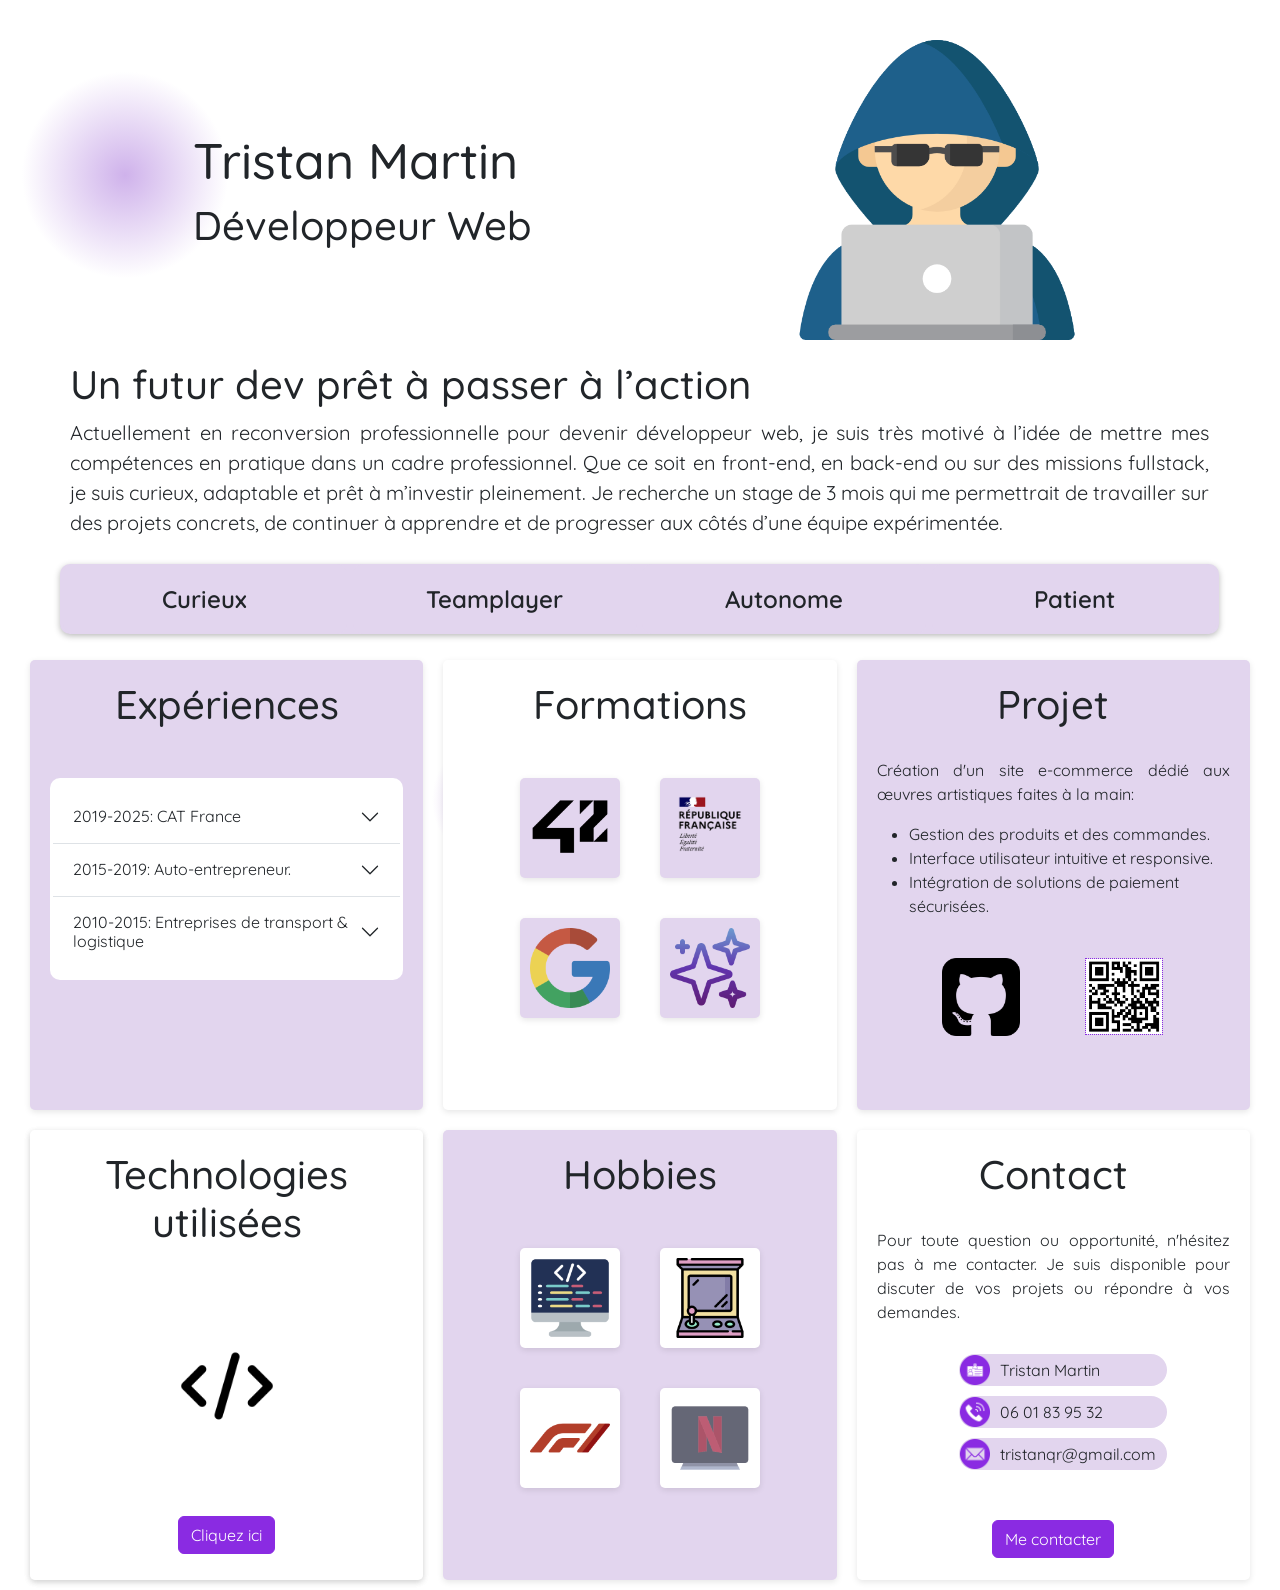
<file: index.html>
<!DOCTYPE html>
<html lang="en">
<head>
    <meta charset="UTF-8">
    <meta name="viewport" content="width=device-width, initial-scale=1.0">
    <link href="https://cdn.jsdelivr.net/npm/bootstrap@5.3.3/dist/css/bootstrap.min.css" rel="stylesheet" integrity="sha384-QWTKZyjpPEjISv5WaRU9OFeRpok6YctnYmDr5pNlyT2bRjXh0JMhjY6hW+ALEwIH" crossorigin="anonymous">
    <script src="https://cdn.jsdelivr.net/npm/bootstrap@5.3.3/dist/js/bootstrap.bundle.min.js" integrity="sha384-YvpcrYf0tY3lHB60NNkmXc5s9fDVZLESaAA55NDzOxhy9GkcIdslK1eN7N6jIeHz" crossorigin="anonymous"></script>
    <link rel="stylesheet" href="./style.css">
    <title>CV</title>
</head>
<body>
    <header></header>
    <main>
        <div class="main-container">
            <div class="presentation-container">
                <div class="presentation-top-container">
                    <div class="titles-container">
                        <h1 class="title">Tristan Martin</h1>
                        <h1 class="sub-title">Développeur Web</h1>
                    </div>
                    <div class="image-avatar-container">
                        <img src="./images/hacker.png" alt="">
                    </div>
                </div>
                <div class="text-presentation-container">
                    <h1>Un futur dev prêt à passer à l’action</h1>
                    <p>Actuellement en reconversion professionnelle pour devenir développeur web, je suis très motivé à l’idée de mettre mes compétences en pratique dans un cadre professionnel. Que ce soit en front-end, en back-end ou sur des missions fullstack, je suis curieux, adaptable et prêt à m’investir pleinement. Je recherche un stage de 3 mois qui me permettrait de travailler sur des projets concrets, de continuer à apprendre et de progresser aux côtés d’une équipe expérimentée.</p>
                </div>
                <div class="soft-skills">
                    <ul>
                        <li class="soft-skill">Curieux</li>
                        <li class="soft-skill">Teamplayer</li>
                        <li class="soft-skill">Autonome</li>
                        <li class="soft-skill">Patient</li>
                    </ul>
                </div>
            </div>
            <div class="grid-container">
                <div class="experiences-container box">
                    <h1>Expériences</h1>
                    <div class="accordion-border-container">
                        <div class="accordion accordion-flush" id="accordionFlushExample">
                            <div class="accordion-item">
                            <h2 class="accordion-header">
                                <button class="accordion-button collapsed" type="button" data-bs-toggle="collapse" data-bs-target="#flush-collapseOne" aria-expanded="false" aria-controls="flush-collapseOne">
                                    2019-2025:  CAT France
                                </button>
                            </h2>
                            <div id="flush-collapseOne" class="accordion-collapse collapse" data-bs-parent="#accordionFlushExample">
                                <div class="accordion-body">Exploitant de transport routier.</div>
                            </div>
                            </div>
                            <div class="accordion-item">
                            <h2 class="accordion-header">
                                <button class="accordion-button collapsed" type="button" data-bs-toggle="collapse" data-bs-target="#flush-collapseTwo" aria-expanded="false" aria-controls="flush-collapseTwo">
                                    2015-2019: Auto-entrepreneur.
                                </button>
                            </h2>
                                <div id="flush-collapseTwo" class="accordion-collapse collapse" data-bs-parent="#accordionFlushExample">
                                <div class="accordion-body">Analyste/Commentateur dans l'e-sport.</div>
                                </div>
                            </div>
                            <div class="accordion-item">
                            <h2 class="accordion-header">
                                <button class="accordion-button collapsed" type="button" data-bs-toggle="collapse" data-bs-target="#flush-collapseThree" aria-expanded="false" aria-controls="flush-collapseThree">
                                    2010-2015: Entreprises de transport &   logistique
                                </button>
                            </h2>
                            <div id="flush-collapseThree" class="accordion-collapse collapse  " data-bs-parent="#accordionFlushExample">
                                <div class="accordion-body">Diverses missions dans le transport & logistique.</div>
                            </div>
                        </div>
                      </div>
                    </div>
                </div>
                <div class="formations-container box">
                    <h1>Formations</h1>
                    <div class="formation-group">
                        <div class="formation box formation1">
                            <img class="img-formation" src="./images/logo42.png" alt="42">
                            <div class="popup-formation box popup" id="pop1">
                                <h3>Piscine de l'école 42</h3>
                                <p>1 mois intensif de programmation en language C.</p>
                            </div>
                        </div>
                        <div class="formation box formation2">
                            <img class="img-formation" src="./images/republique-francaise-logo.png" alt="greta">
                            <div class="popup-formation box popup" id="pop2">
                                <h3>GRETA</h3>
                                <p>Titre pro: Développeur Web et Web Mobile.</p>
                            </div>
                        </div>
                        <div class="formation box formation3">
                            <img class="img-formation" src="./images/google.png" alt="greta">
                            <div class="popup-formation box popup" id="pop3">
                                <h3>Google</h3>
                                <p>Apprentissage via Google.</p>
                            </div>
                        </div>
                        <div class="formation box formation4">
                            <img class="img-formation" src="./images/ai-technology.png" alt="greta">
                            <div class="popup-formation box popup" id="pop4">
                                <h3>AI Tech</h3>
                                <p>Apprentissage via différentes intelligences artificielle generative.</p>
                            </div>
                        </div>
                    </div>
                </div>
                <div class="projet-container box">
                    <h1>Projet</h1>
                    <p>Création d'un site e-commerce dédié aux œuvres artistiques faites à la main:
                        <ul>
                            <li>Gestion des produits et des commandes.</li>
                            <li>Interface utilisateur intuitive et responsive.</li>
                            <li>Intégration de solutions de paiement sécurisées.</li>
                        </ul>
                    </p>
                    <div class="bottom-projet-container">
                        <div class="github-info-container"><a href="https://github.com/trqr" target="_blank">
                            <p><img src="./images/github-sign.png" alt="github-icon"></a>
                            </p>
                        </div>
                        <div class="qr-container"><a href="https://github.com/trqr" target="_blank"><img src="./images/githubqr.png" alt="qrcode"></div></a>
                    </div>
                </div>
                <div class="competences-container box">
                    <div class="logos-container">
                        <img src="./images/html5-brands.svg" alt="html">
                        <img src="./images/css3-alt-brands.svg" alt="css">
                        <img src="./images/js-brands.svg" alt="js">
                        <img src="./images/angular-brands.svg" alt="angular">
                        <img src="./images/java-brands.svg" alt="java">
                        <img src="./images/react-brands.svg" alt="react">
                    </div>
                    <!-------------------------------- translate container --------------------- -->
                    <div id="target" class="translate-container box">
                        <h1>Technologies utilisées</h1>
                        <div class="translate-content">
                            <img src="./images/code.png" alt="">

                            <div class="translate-buttons">
                                <a href="#target">
                                    <button  class="btn btn-primary btn-custom translate-button">Cliquez ici</button>
                                </a>
                                <a href="#target2">
                                    <button  class="btn btn-primary btn-custom translate-button2">Cliquez ici</button>
                                </a>
                            </div>
                        </div>
                    </div>
                    <!------------------------------------------------------------------------------>

                </div>
                <div class="hobbit-container box">
                    <h1>Hobbies</h1>
                    <div class="formation-group">
                        <div class="formation box formation1">
                            <img class="img-formation" src="./images/programming.png" alt="dev">
                            <div class="popup-formation box popup" id="pop1">
                                <h3>Programming</h3>
                            </div>
                        </div>
                        <div class="formation box formation2">
                            <img class="img-formation" src="./images/arcade.png" alt="gaming">
                            <div class="popup-formation box popup" id="pop2">
                                <h3>Gaming</h3>
                            </div>
                        </div>
                        <div class="formation box formation3">
                            <img class="img-formation" src="./images/f1.png" alt="F1">
                            <div class="popup-formation box popup" id="pop3">
                                <h3>Formula One</h3>
                            </div>
                        </div>
                        <div class="formation box formation4">
                            <img class="img-formation" src="./images/netflix.png" alt="netflix">
                            <div class="popup-formation box popup" id="pop4">
                                <h3>Streaming</h3>
                            </div>
                        </div>
                    </div>
                </div>
                <div class="contact-container box">
                    <h1> Contact </h1>
                    <div class="contact-details">
                        <p>Pour toute question ou opportunité, n'hésitez pas à me contacter. Je suis disponible pour discuter de vos projets ou répondre à vos demandes.</p>
                        <div class="contact-infos">
                            <div class="name">
                                <img src="./images/identification-card.png" alt="tel">
                                <p>Tristan Martin</p>
                            </div>
                            <div class="tel">
                                <img src="./images/phone-call.png" alt="tel">
                                <p>06 01 83 95 32</p>
                            </div>
                            <div class="email">
                                <img src="./images/email.png" alt="tel">
                                <p>tristanqr@gmail.com</p>
                            </div>
                        </div>
                        <button class="btn btn-primary btn-custom" type="button" data-bs-toggle="offcanvas" data-bs-target="#offcanvasRight" aria-controls="offcanvasRight">Me contacter</button>
                    </div>
                </div>
            </div>
        </div>



<!-- ---------------------------------------------OFF CANVAS ------------------------------------------------------------------------------------ -->

        <div class="offcanvas offcanvas-end" tabindex="-1" id="offcanvasRight" aria-labelledby="offcanvasRightLabel">
            <div class="offcanvas-header">
                <h5 class="offcanvas-title" id="offcanvasRightLabel">Mes infos</h5>
                <button type="button" class="btn-close" data-bs-dismiss="offcanvas" aria-label="Close"></button>
            </div>
            <div class="offcanvas-body">
                <div class="contact-infos box">
                    <div class="name">
                        <img src="./images/identification-card.png" alt="tel">
                        <p>Tristan Martin</p>
                    </div>
                    <div class="tel">
                        <img src="./images/phone-call.png" alt="tel">
                        <p>06 01 83 95 32</p>
                    </div>
                    <div class="email">
                        <img src="./images/email.png" alt="tel">
                        <p>tristanqr@gmail.com</p>
                    </div>
                </div>
                <!-- <h5>Formulaire de contact</h5>
                <p>Si vous souhaitez me laisser un message par écrit: </p> -->
                <form class="box" action="" method="post">
                    <fieldset>
                        <legend>Contactez moi par écrit</legend>
                        <div class="name-input input">
                            <input type="text" id="name" name="name" placeholder="Alex, Yusuf..." required>
                            <label for="name">Prénom</label>
                        </div>
                        <div class="lastname-input input">
                            <input type="text" id="lastname" name="lastname" placeholder="Ex: Dupont, Martin..." required>
                            <label for="lastname">Nom</label>
                        </div>
                        <div class="email-input input">
                            <input type="email" id="email" name="email" placeholder="Ex: jeanrobert@exemple.com..." required>
                            <label for="email">Email</label>
                        </div>
                        <div class="textarea-input input">
                            <textarea  name="message" id="message" placeholder="Votre message" required></textarea>
                        </div>
                        <button class="btn btn-primary btn-custom submit-btn" type="submit">Envoyer</button>
                    </fieldset>
                </form>
            </div>
        </div>
        <div class="degrade-div"></div>
        <div class="degrade-div2"></div>
    </main>
    <footer></footer>
</body>
</html>
</file>
<file: style.css>
@import url('https://fonts.googleapis.com/css2?family=Quicksand:wght@300..700&display=swap');


/* div {
    border: 1px solid black;
} */

* {
    font-family: Quicksand;
}

body {
    background-color: rgb(255, 252, 252);
}

a {
    text-decoration: none;
}

p {
    font-size: 20px;
    text-align: justify;
}

h1{
    margin: 10px 0px;
}

.title {
    font-size: 50px;
}

.sub-title {
    font-size: 40px;
    margin-right: 10px;
}

.box {
    box-shadow: 0 2px 6px rgba(0, 0, 0, 0.1);
    border-radius: 5px;
    background-color: white;
    padding: 10px 10px;
}

.box:hover {
    background-color: rgb(245, 250, 253);
}

.experiences-container, .projet-container, .hobbit-container {
    background-color: #e2d5ee;
    padding: 10px 20px;
}

.formations-container, .competences-container, .contact-container {
    padding: 10px 20px;
}

.experiences-container:hover, .projet-container:hover, .hobbit-container:hover {
    background-color: rgb(215, 198, 233);
}

.main-container {
    display: flex;
    justify-content: center;
    height: 95vh;
    margin: 10px 30px;
    .presentation-container {
        display: flex;
        flex-direction: column;
        justify-content: space-between;
        margin: 10px 30px;
        width: 40%;
        .presentation-top-container {
            display: flex;
            margin-top: 20px;
            margin-left: 10px;
            margin-right: 10px;
            align-items: center;
            .image-avatar-container {
                height: 300px;
                width: min-content;
                display: flex;
                float: right;
                img {
                    height: 300px;
                }
            }
        }
        .text-presentation-container {
           display: flex;
           flex-direction: column;
           justify-content: center;
           padding: 10px 10px;
        }
        .soft-skills ul {
            display: flex;
            justify-content: space-around;
            padding: 0px 0px;
            border-radius: 10px;
            background-color: #e2d5ee;
            box-shadow: 0 2px 6px rgba(0, 0, 0, 0.274);
            li {
                list-style: none;
                display: flex;
                align-items: center;
                justify-content: center;
                font-size: 24px;
                font-weight: 600;
                background-color: #e2d5ee;
                border-bottom-left-radius: 10px;
                border-bottom-right-radius: 10px;
                border-radius: 10px;
                width: 24.5%;
                height: 70px;
                transition: ease-in-out 0.5s;
            }
        }
    }
}

.soft-skill:hover {
    transform: translateY(-15px);
    box-shadow: 0 0px 6px rgba(0, 0, 0, 0.233);
    background-color: white;
}

.grid-container {
    display: grid;
    grid-template-columns: repeat(3, 1fr);
    grid-template-rows: repeat(2, 450px);
    gap: 20px;
}



.contact-container h1 {
    margin: 10px;
    text-align: center;
}

.contact-details {
    display: flex;
    flex-direction: column;
    align-items: center;
    p {
        font-size: 16px;
        margin: 20px 0px;
    }
    .contact-infos {
        div {
            background-color: #e2d5ee;
            border-radius: 20px;
            display: flex;
            align-items: center;
            margin: 10px 10px;
            padding: 1px 1px;
            p {
                font-size: 16px;
                margin: 0 10px;
            }
            img {
                width: 30px;
                height: 30px;
            }
        }
    }
}

.btn-custom {
    background-color: #8a2be2;
    border-color: #8a2be2;
}

.btn-custom:hover {
    background-color: #884ebe;
    border-color: #884ebe;
    box-shadow: 0 2px 6px rgba(0, 0, 0, 0.3);
}


.input {
    position: relative;
    margin: 10px 10px;
    input {
        width: 100%;
        height: 40px;
        border-radius: 5px;
        border: 1px solid black;
        padding-left: 8px;  
        transition: ease 0.3s;
    }
    label {
        position: absolute;
        bottom: 7px;
        right: 10px;
        transition: ease 0.3s;
    }
    textarea {
        width: 100%;
        min-height: 250px;
        padding-left: 8px;
        transition: ease 0.3s;
    }
}

h5 {
    margin: 20px;
}

input:focus, input:hover, textarea:focus, textarea:hover {
    background-color: rgb(226, 213, 238);
    ~ label {
        background-color: rgb(226, 213, 238);
    }
}

.offcanvas-body {
    display: flex;
    flex-direction: column;
    justify-content: start;
    p {
        font-size: 16px
    }
    .contact-infos div {
        background-color: #e2d5ee;
        border-radius: 20px;
        display: flex;
        align-items: center;
        margin: 10px 10px;
        padding: 1px 1px;
        p {
            font-size: 16px;
            margin: 0 10px;
        }
        img {
            width: 30px;
            height: 30px;
        }
    }
}



.contact-infos {
    margin-bottom: 40px;
    padding-left: 20px;
}

form {
    display: flex;
    flex-direction: column;
    legend {
        margin: 10px 10px;
    }
    button {
        width: 100%;
    }
}

.competences-container {
    position: relative;
}

.translate-container {
    position: absolute;
    z-index: 2;
    width: 100%;
    height: 100%;
    top: 0px;
    left: 0px;
    text-align: center;
    img {
        width: 100px;
    }
    .translate-content {
        display: flex;
        flex-direction: column;
        align-items: center;
        img {
            margin: 80px;
        }
    }
}

.translate-container:target  {
    transition: ease-in-out 1s;
    transform: translateX(250px);
    box-shadow: 0 2px 6px rgba(0, 0, 0, 0.452);
    .translate-button {
        display: none;
    }
    .translate-button2 {
        display: block;
    }
}


.translate-container {
    transition: transform 1s ease-in-out;
}

.translate-container:active:after {
    transform: translateX(0);
}

.logos-container {
    display: grid;
    grid-template-columns: 120px 120px;
    grid-template-rows: 120px 120px;
    height: 100%;
    gap: 20px;
    img {
        height: auto;
        width: 80px;
    }
}

.translate-buttons {
    position: relative;
}

.translate-button2 {
    display: none;
}

.last-accordion {
    border-bottom-right-radius: 10px;
}

.experiences-container {
    text-align: center;
}

.accordion-border-container {
    background-color: white;
    padding: 3px;
    border-radius: 10px;
    margin: 50px 0;
}
.accordion {
    display: flex;
    flex-direction: column;
    justify-content: center;
    margin: 10px 0px;
}

.formations-container {
    text-align: center;
}

.formation-group {
    display: grid;
    grid-template-columns: 100px 100px;
    grid-template-rows: 100px 100px;
    gap: 40px;
    justify-content: center;
    margin-top: 50px;
}

.formation {
    position: relative;
    .img-formation {
        max-width: 80px;
        max-height: 80px;
        filter: grayscale(0.4);
    }
}

.popup {
    display: none;  /* a mettre en none */
    position: absolute;
    height: auto;
    width: 350px;
    z-index: 5;
    color: rgb(0, 0, 0);
    border: 1px solid rgb(149, 109, 185);
    padding: 15px 15px;
    box-shadow: 0 12px 12px rgba(0, 0, 0, 0.644);
    p {
        font-size: 16px;
    }
}

.formation:hover div {
    display: block;
}

.formation:hover #pop1, #pop3 {
    animation: translateLeft 0.6s ease normal;
}

.formation:hover #pop2, #pop4 {
    animation: translateRight 0.6s ease normal;
}

#pop1, #pop3 {
    right: 120px;
    top: 10px;
    background: linear-gradient(90deg, rgb(215, 198, 233) 0%, rgb(188, 158, 216) 100%);
}
#pop2, #pop4 {
    left: 120px;
    top: 10px;
    background: linear-gradient(90deg, rgb(188, 158, 216) 0%, rgb(215, 198, 233) 100%);
}

.formations-container .formation {
    background-color: #e2d5ee;
}

.formations-container .formation:hover {
    background-color: rgb(215, 198, 233);
}

.projet-container {
    h1 {
        text-align: center;
        margin-bottom: 30px;
    }
    p {
        font-size: 16px;
    }
    .qr-container{
        width: 80px;
        height: 80px;
        img {
            width: 78px;
            border: 1px dotted blueviolet;
        }
    }
}

.bottom-projet-container {
    display: flex;
    justify-content: space-evenly;
    align-content: center;
    margin-top: 40px;
    p {
        font-size: 18spx;
        font-weight: 600;
        img {
            height: 78px;
        };
    }
}

.hobbit-container {
    text-align: center;
    .popup {
        width: auto;
    }
}

.degrade-div {
    position: absolute;
    top: 0px;
    width: 250px;
    height: 350px;
    z-index: -2;
    background: rgb(226,213,238);
    background: radial-gradient(circle, rgb(207, 178, 235) 0%, rgba(255,255,255,1) 48%);
}

.degrade-div2 {
    position: absolute;
    top: 700px;
    left: 400px;
    width: 200px;
    height: 200px;
    z-index: -2;
    background: rgb(226,213,238);
    background: radial-gradient(circle, rgb(207, 178, 235) 0%, rgba(255,255,255,1) 48%);
}

/* .experiences-group {
    display: flex;
    justify-content: space-evenly;
    
} */


@keyframes translateLeft {
    0% {
        transform: scale(0.1) translateX(500px);
        opacity: 0;
    }
    100% {
        transform: scale(1) translateX(0px);
        opacity: 1;
    }
}

@keyframes translateRight {
    from {
        transform: scale(0.1) translateX(-500px);
        opacity: 0;
    }
    to {
        transform: scale(1) translateX(0px);
        opacity: 1;
    }
}


@media screen and (max-width: 4000px){
    .grid-container{
        width: 60%;
    }
}

@media screen and (max-width: 1280px) {
    .main-container {
        flex-direction: column;
        height: auto;
    }

    .grid-container {
        grid-template-columns: repeat(3, 1fr);
        grid-template-rows: repeat(2, 450px);
        width: 100%;
    }

    .presentation-container {
        flex-direction: column !important;
        width: 95% !important;
        height: auto;
        .presentation-top-container {
            flex-direction: row;
            justify-content: space-around;
        }
    }
}

@media (max-width: 768px) {
    .grid-container {
        align-content: center;
        grid-template-columns: 1fr 1fr;
        grid-template-rows: 450px;
        gap: 10px;
    }

    .presentation-container {
        flex-direction: column !important;
        width: 95% !important;
        .presentation-top-container {
            flex-direction: column;
        }
    }

    .translate-container:target  {
        transition: ease-in-out 1s;
        transform: translateX(-290px);
    }

    .logos-container {
        justify-content: flex-end;
    }

    .degrade-div2 {
        left: 200px;
    }

    #pop1, #pop3 {
        right: 0px;
        top: 10px;
        width: 150px;
    }
    #pop2, #pop4 {
        left: 0px;
        top: 10px;
        width: 150px;
    }
}

@media (max-width: 576px) {
    .grid-container {
        align-content: center;
        grid-template-columns: 1fr;
        grid-template-rows: repeat(6, 450px);
        gap: 10px;
    }

    .main-container {
        padding: 0px 0px;
    }
    .presentation-container {
        flex-direction: column !important;
        align-self: center;
        text-align: center;
        width: 95% !important;
        margin: 0px 0px;
        padding: 0px 0px;
    }

    .soft-skills li{
        font-size: 14px !important;
    }
    
    .translate-container:target  {
        transition: ease-in-out 1s;
        transform: translateY(-280px);
    }

    .logos-container {
        grid-template-columns: repeat(3, 1fr);
        align-content: end;
        img {
            width: 50px;
        }
    }

    .degrade-div2 {
        left: 200px;
    }

    #pop1, #pop3 {
        left: 0px;
        top: 10px;
        width: 150px;
    }
    #pop2, #pop4 {
        right: 100px;
        top: 10px;
        width: 150px;
    }
}
</file>
